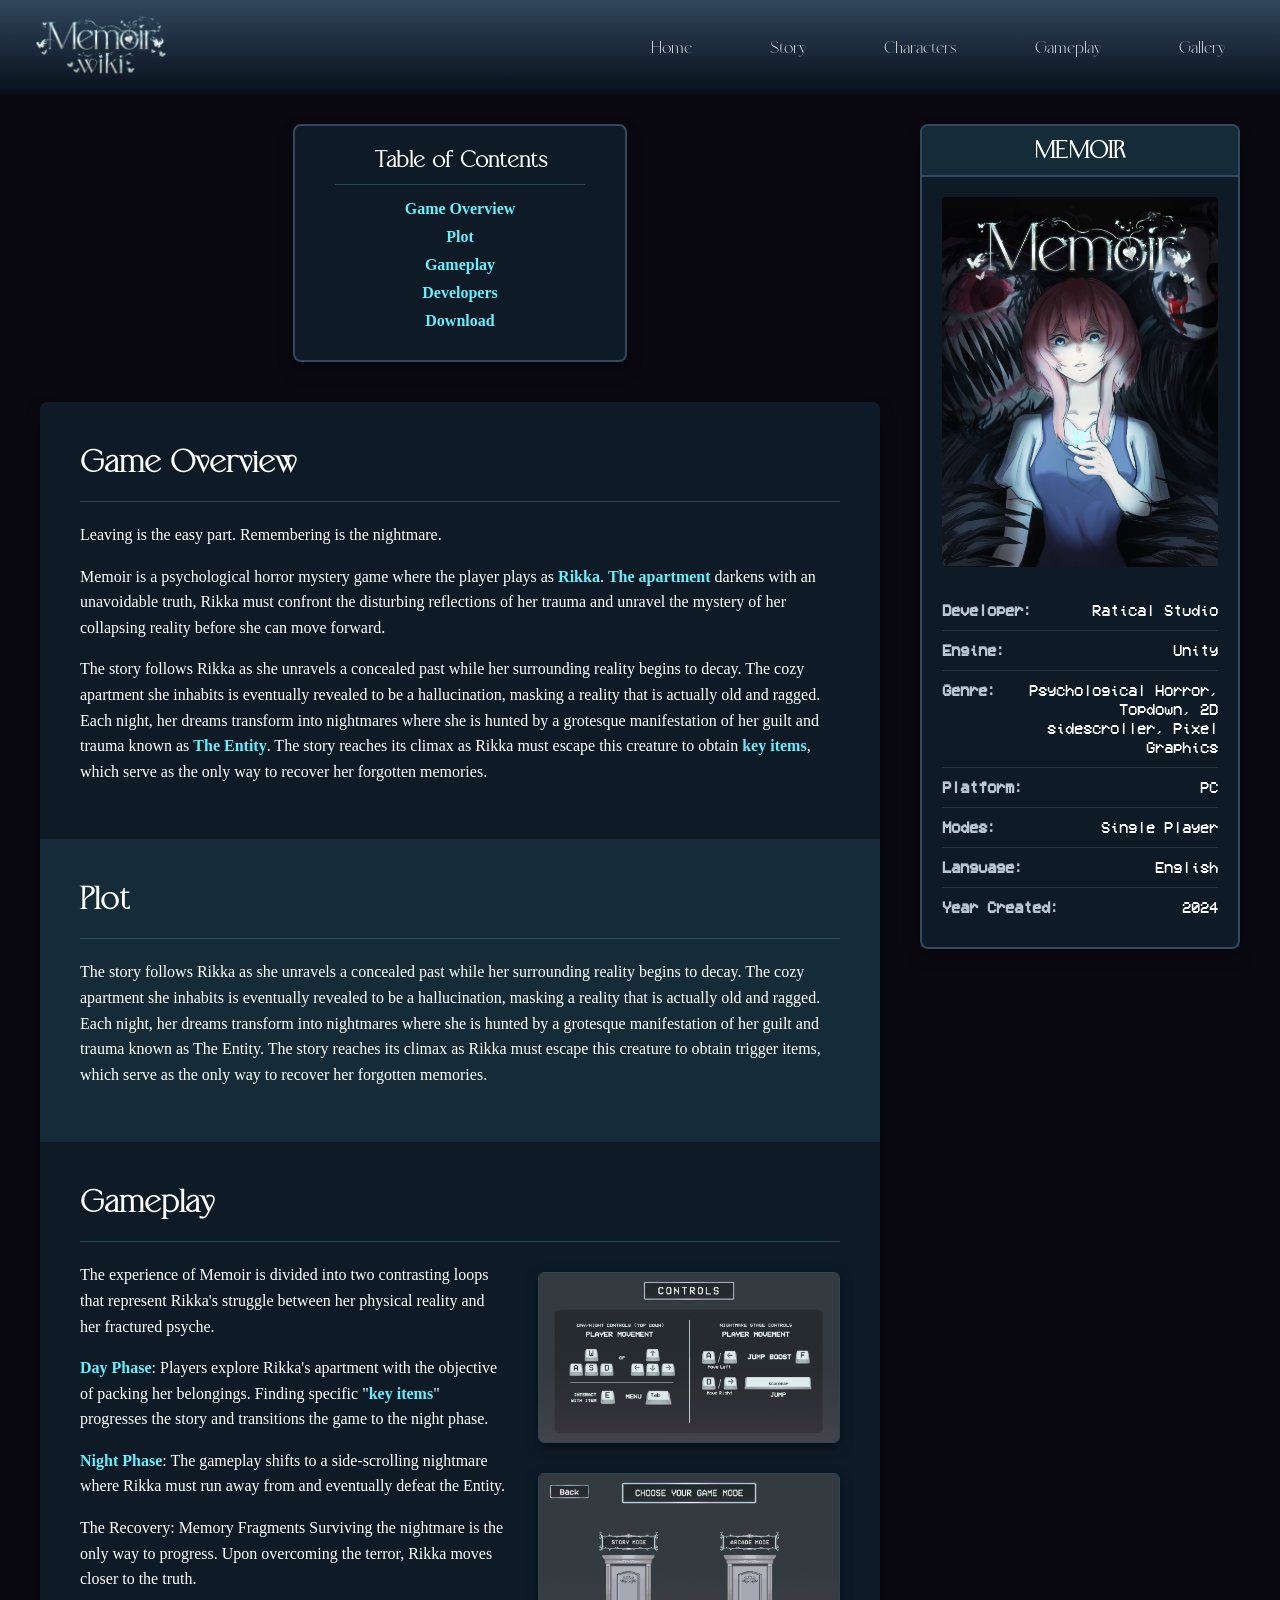
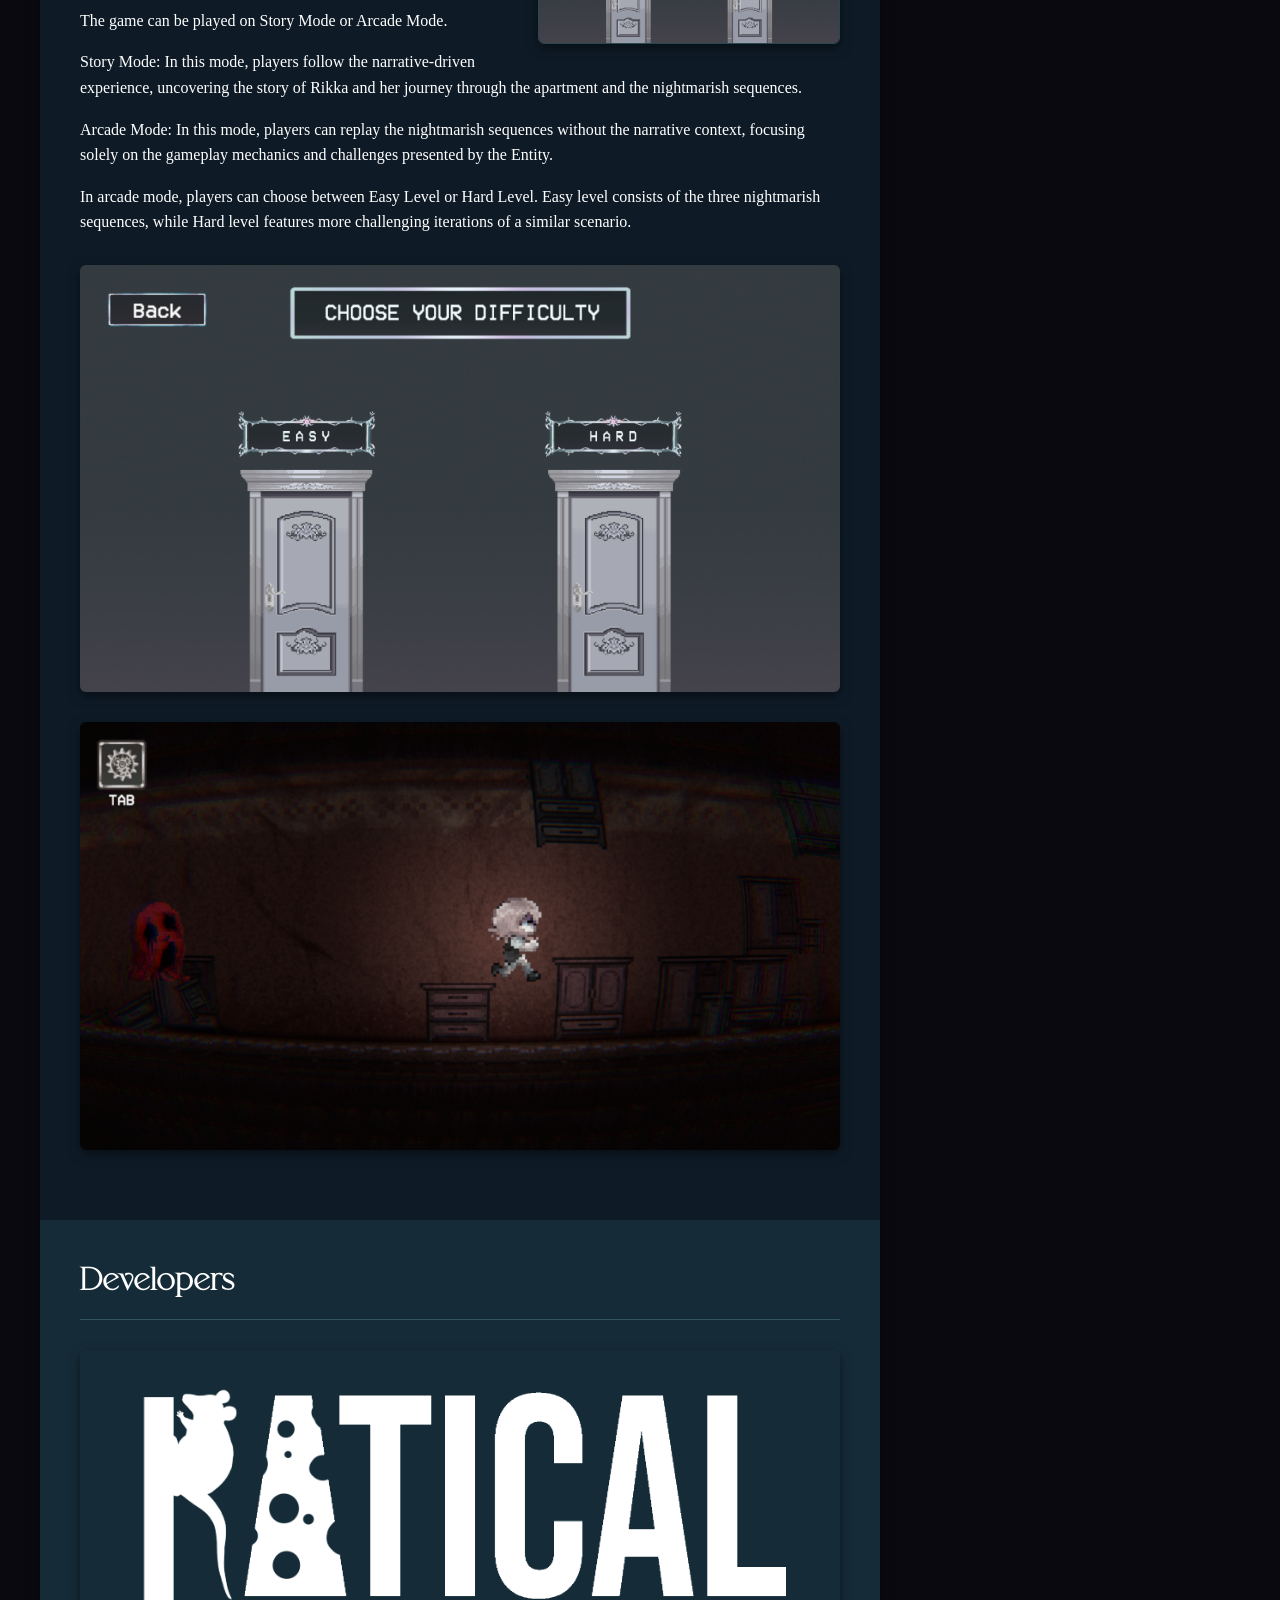
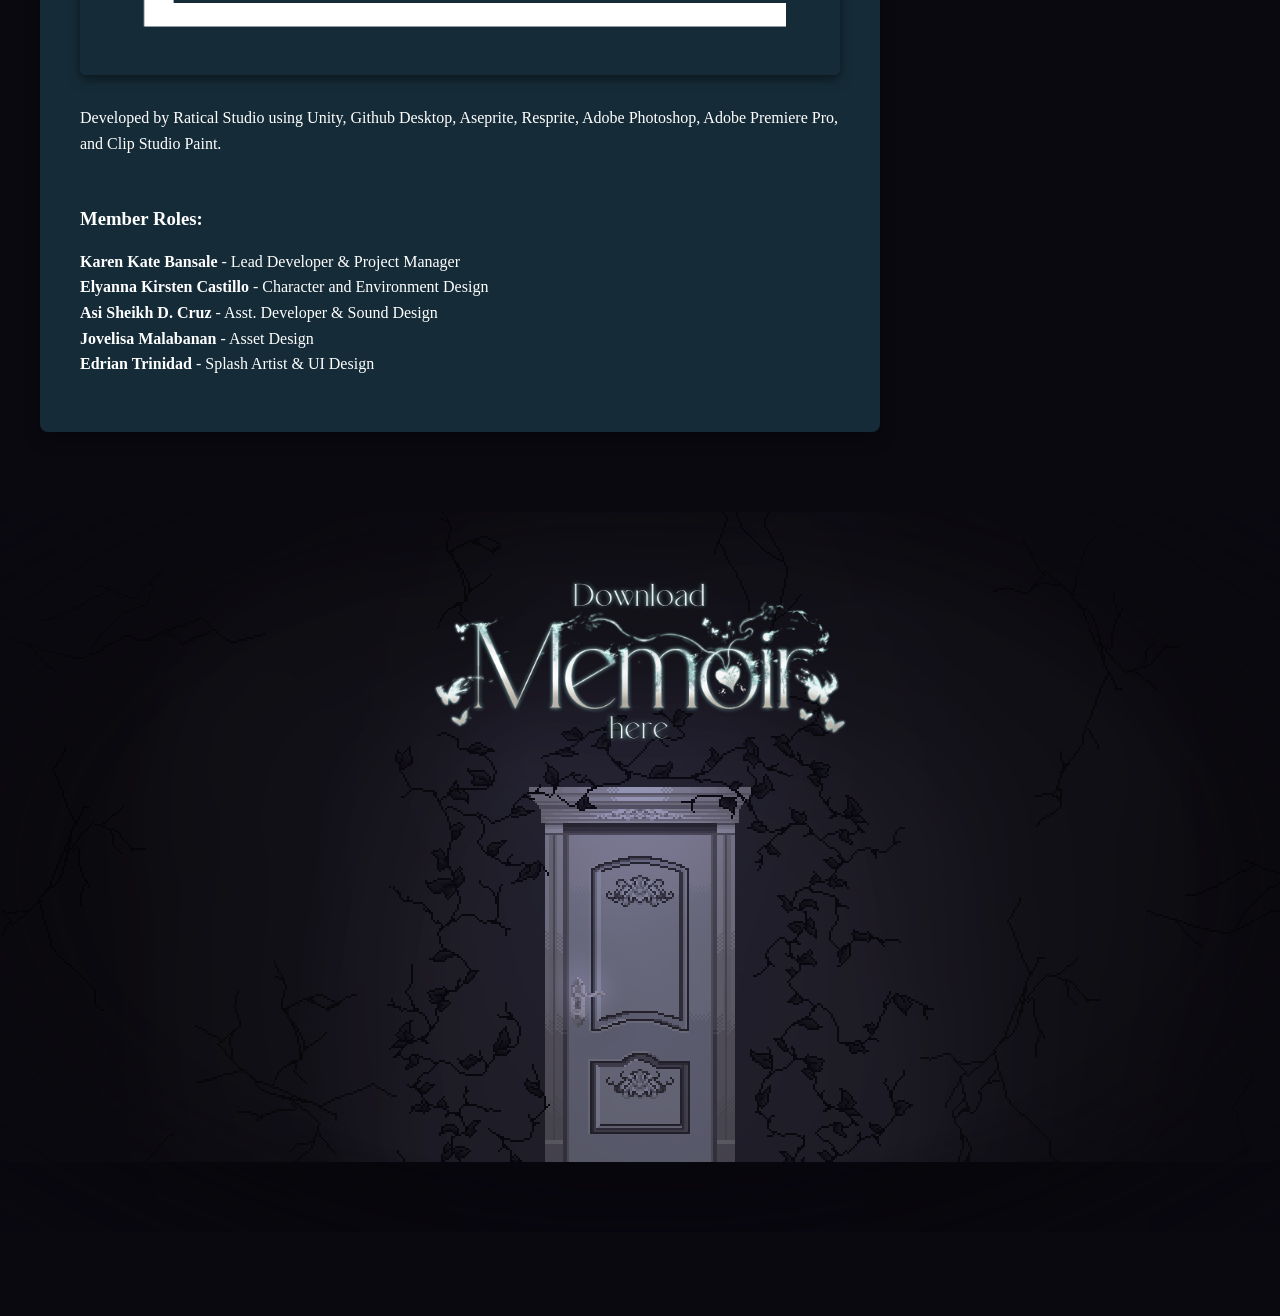
<file: index.html>
<!DOCTYPE html>
<html lang="en">

<head>
    <meta charset="UTF-8">
    <meta name="viewport" content="width=device-width, initial-scale=1.0">
    <title>Memoir Wiki</title>
    <link rel="icon" type="image/png" href="assets/images/MEMOIR_LOGO_WHITE.png">
    <link rel="stylesheet" href="assets/css/style.css">
    <script src="assets/js/script.js"></script>
</head>

<body>

    <div id="header-stuff"></div>

    <main class="site-main">
        
        <div class="main-body-wrapper">

            <article class="article-content-wrapper">
                <div class="toc-container">
                    <div class="toc-box">
                        <h3>Table of Contents</h3>
                        <ul>
                            <li><a href="#overview">Game Overview</a></li>
                            <li><a href="#plot">Plot</a></li>
                            <li><a href="#gameplay">Gameplay</a></li>
                            <li><a href="#developers">Developers</a></li>
                            <li><a href="#download">Download</a></li>
                    </div>
                </div>


                <div class="article-sections-container">
                    
                    <section id="overview" class="content-section">
                        <h2>Game Overview</h2>
                        <hr>
                        <p>Leaving is the easy part. Remembering is the nightmare.</p>
                        <p>Memoir is a psychological horror mystery game where the player plays as <a href="characters.html#rikka">Rikka</a>. <a href="gameplay.html#apartment">The apartment</a> darkens with an unavoidable truth, Rikka must confront the disturbing reflections of her trauma and unravel the mystery of her collapsing reality before she can move forward.</p>
                        <p>The story follows Rikka as she unravels a concealed past while her surrounding reality begins to decay. The cozy apartment she inhabits is eventually revealed to be a hallucination, masking a reality that is actually old and ragged. Each night, her dreams transform into nightmares where she is hunted by a grotesque manifestation of her guilt and trauma known as <a href="characters.html#entity">The Entity</a>. The story reaches its climax as Rikka must escape this creature to obtain <a href="gameplay.html#item">key items</a>, which serve as the only way to recover her forgotten memories.</p>
                    </section>

                    <section id="plot" class="content-section">
                        <h2>Plot</h2>
                        <hr>
                        <p>The story follows Rikka as she unravels a concealed past while her surrounding reality begins to decay. The cozy apartment she inhabits is eventually revealed to be a hallucination, masking a reality that is actually old and ragged. Each night, her dreams transform into nightmares where she is hunted by a grotesque manifestation of her guilt and trauma known as The Entity. The story reaches its climax as Rikka must escape this creature to obtain trigger items, which serve as the only way to recover her forgotten memories.</p>
                    </section>

                    <section id="gameplay" class="content-section">
                        <h2>Gameplay</h2>
                        <hr>
                        <img src="assets/images/Gallery/gamecontrols.png" alt="Game Controls" class="article-image-float">
                        <img src="assets/images/Gallery/gamemode_ss.png" alt="Gameplay Screenshot" class="article-image-float">
                        <p>The experience of Memoir is divided into two contrasting loops that represent Rikka's struggle between her physical reality and her fractured psyche.</p>

                        <p><a href="gameplay.html#daynight">Day Phase</a>: Players explore Rikka's apartment with the objective of packing her belongings. Finding specific "<a href="gameplay.html#item">key items</a>" progresses the story and transitions the game to the night phase.</p>

                        <p><a href="gameplay.html#daynight">Night Phase</a>: The gameplay shifts to a side-scrolling nightmare where Rikka must run away from and eventually defeat the Entity.</p>

                        <p>The Recovery: Memory Fragments
                        Surviving the nightmare is the only way to progress. Upon overcoming the terror, Rikka moves closer to the truth.</p>

                        <p>The game can be played on Story Mode or Arcade Mode.</p>

                        <p>Story Mode: In this mode, players follow the narrative-driven experience, uncovering the story of Rikka and her journey through the apartment and the nightmarish sequences.</p>

                        <p>Arcade Mode: In this mode, players can replay the nightmarish sequences without the narrative context, focusing solely on the gameplay mechanics and challenges presented by the Entity.</p>

                        <p>In arcade mode, players can choose between Easy Level or Hard Level. Easy level consists of the three nightmarish sequences, while Hard level features more challenging iterations of a similar scenario.</p>
                        <img src="assets/images/Gallery/arcade_ss.png" alt="Arcade Mode Screenshot" class="article-image-center">
                        <img src="assets/images/Gallery/hardarcade_ss.png" alt="Hard Arcade Mode Screenshot" class="article-image-center">

                        
                    </section>

                    <section id="developers" class="content-section">
                        <h2>Developers</h2>
                        <hr>
                        <img src="assets/images/raticalwhiteogo.png" alt="Ratical Studio Logo" class="article-image-center">
                        <p>Developed by Ratical Studio using Unity, Github Desktop, Aseprite, Resprite, Adobe Photoshop, Adobe Premiere Pro, and Clip Studio Paint.</p>
                        <br>
                        <h3>Member Roles:</h3>
                        <p>
                            <b>Karen Kate Bansale</b> - Lead Developer & Project Manager<br>
                            <b>Elyanna Kirsten Castillo</b> - Character and Environment Design<br>
                            <b>Asi Sheikh D. Cruz</b> - Asst. Developer & Sound Design<br>
                            <b>Jovelisa Malabanan</b> - Asset Design<br>
                            <b>Edrian Trinidad</b> - Splash Artist & UI Design<br> 
                        </p>
                    </section>

                </div>
            </article>
            <aside class="infobox-sidebar-wrapper">
                <div class="infobox">
                    <h2>MEMOIR</h2>
                    <img src="assets/images/posterMemoir.jpg" alt="Memoir Poster" class="infobox-image">
                    <ul>
                        <li><span class="info-key">Developer:</span> <span class="info-value">Ratical Studio</span></li>
                        <li><span class="info-key">Engine:</span> <span class="info-value">Unity</span></li>
                        <li><span class="info-key">Genre:</span> <span class="info-value">Psychological Horror, Topdown, 2D sidescroller, Pixel Graphics</span></li>
                        <li><span class="info-key">Platform:</span> <span class="info-value">PC</span></li>
                        <li><span class="info-key">Modes:</span> <span class="info-value">Single Player</span></li>
                        <li><span class="info-key">Language:</span> <span class="info-value">English</span></li>
                        <li><span class="info-key">Year Created:</span> <span class="info-value">2024</span></li>
                    </ul>
                </div>
            </aside>

        </div> <section id="download" class="download-section-moved">
            <div class="download-container">
                <a href="https://azeyashi.itch.io/memoir" target="_blank" class="door-link">
                    <img src="assets/images/memoir title2.png" alt="Memoir" class="title-image">
                    <img src="assets/images/memoir_door_close.png" alt="Download Memoir" class="door-image">
                    <img src="assets/images/memoir_door_open.png" alt="Download Memoir" class="door-image door-hover">
                </a>
            </div>
        </section>
    </main>
    <div id="lightbox-modal" class="lightbox">
        <span class="lightbox-close">&times;</span>
        
        <img class="lightbox-content" id="lightbox-img" style="display: none;">
        
        <video class="lightbox-content" id="lightbox-video" style="display: none;" playsinline></video>
    </div>
</body>
</html>
</file>
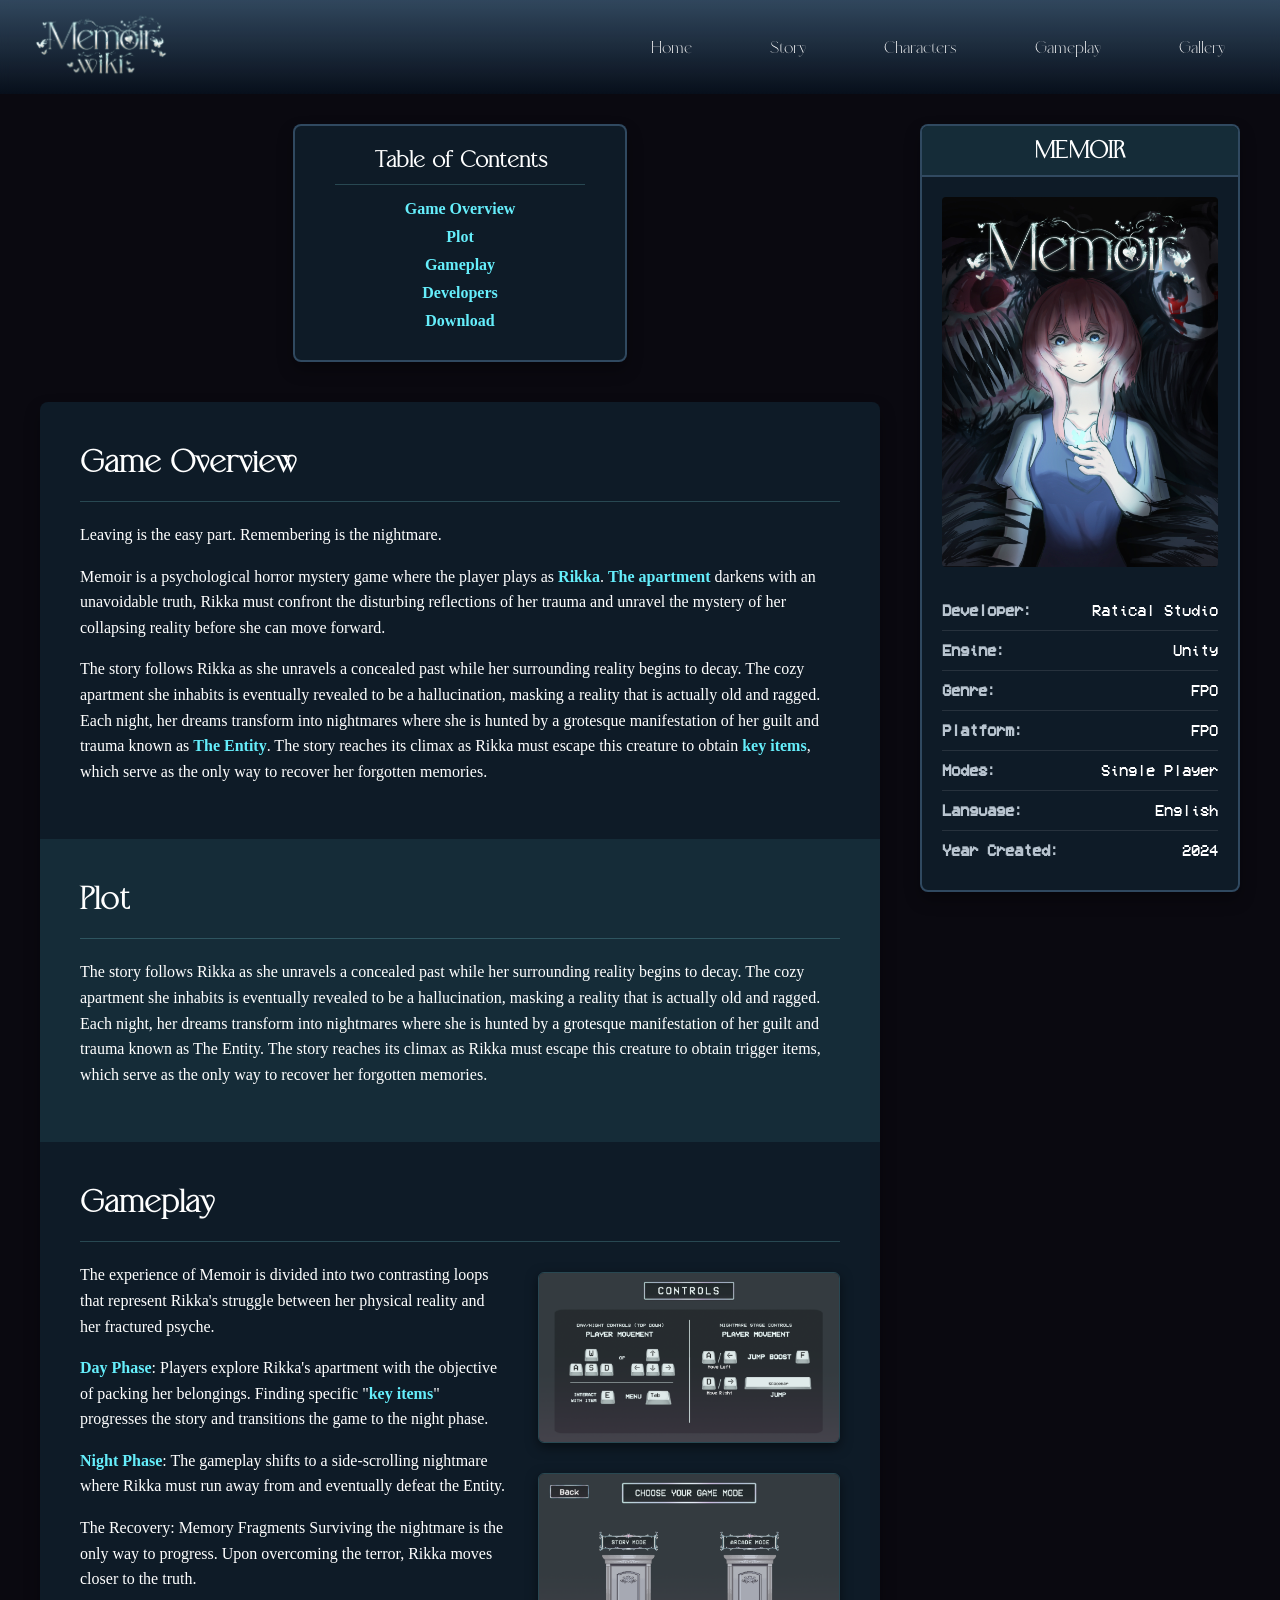
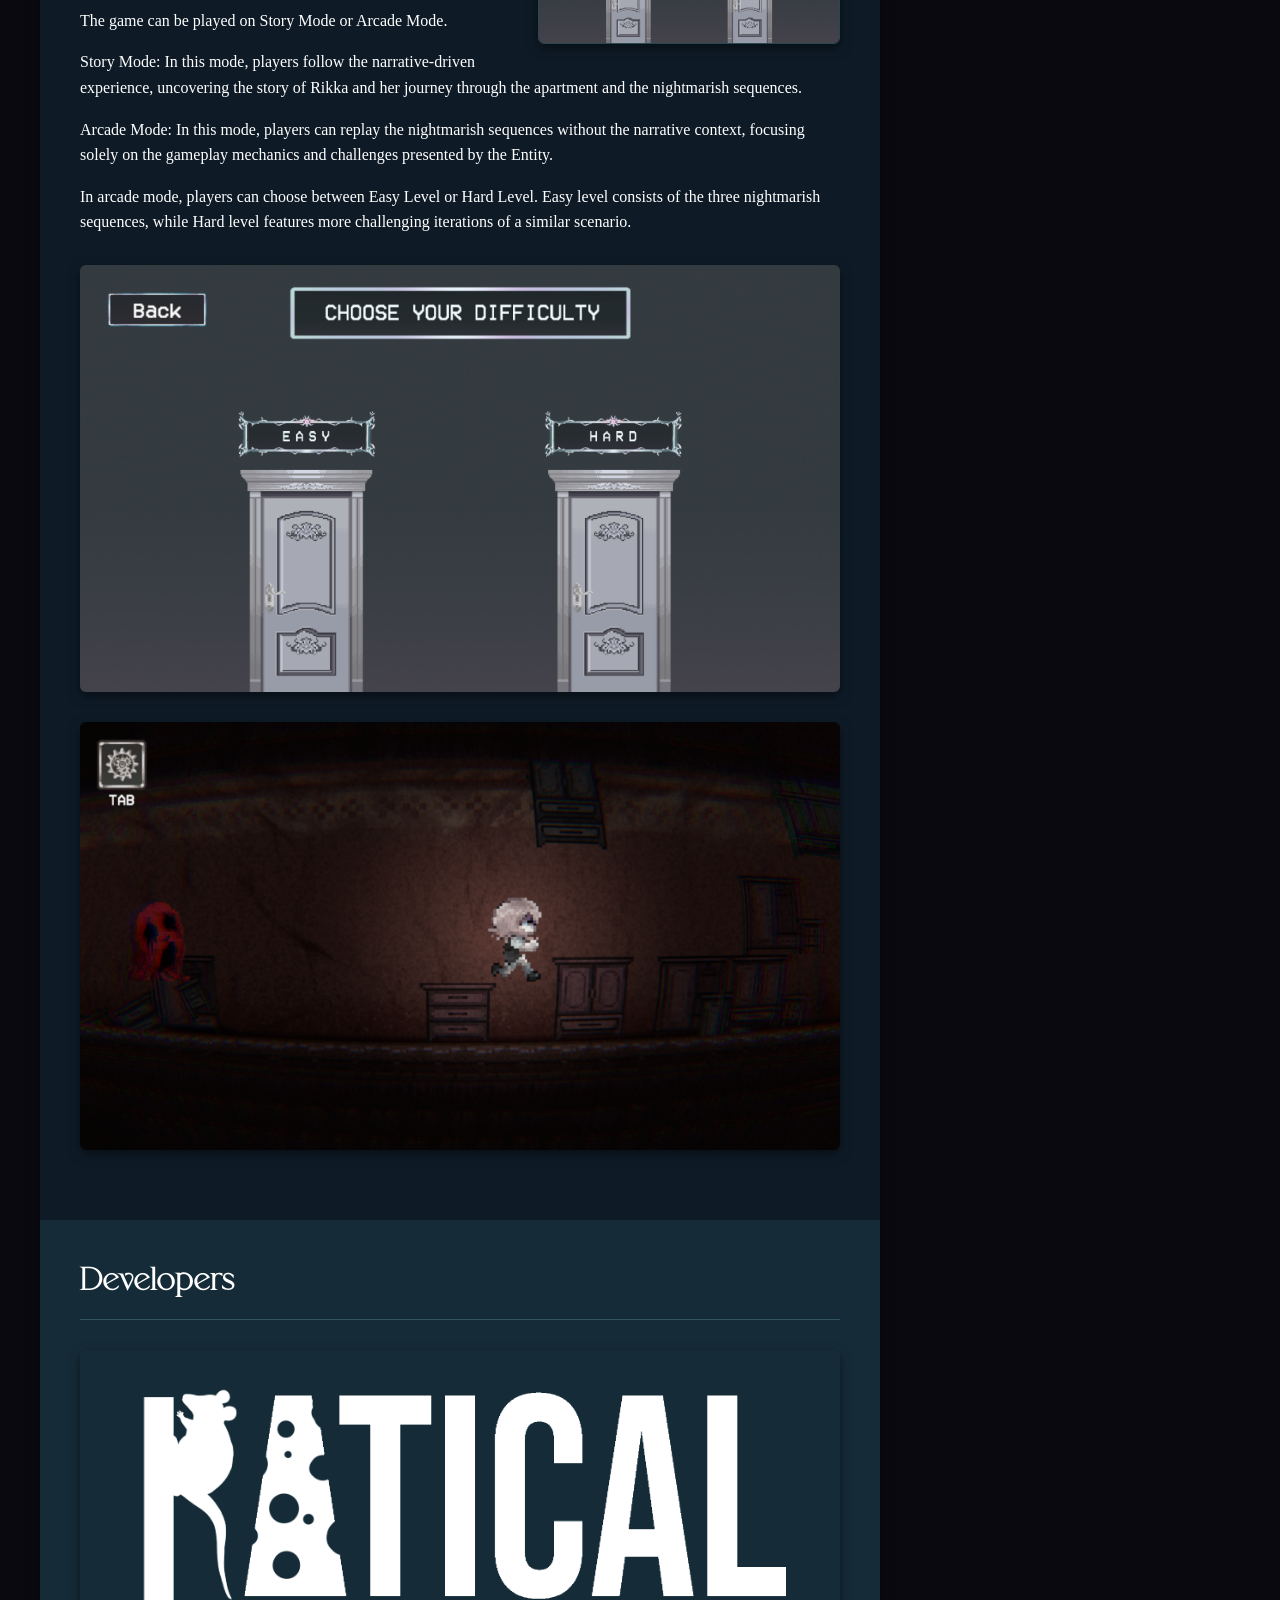
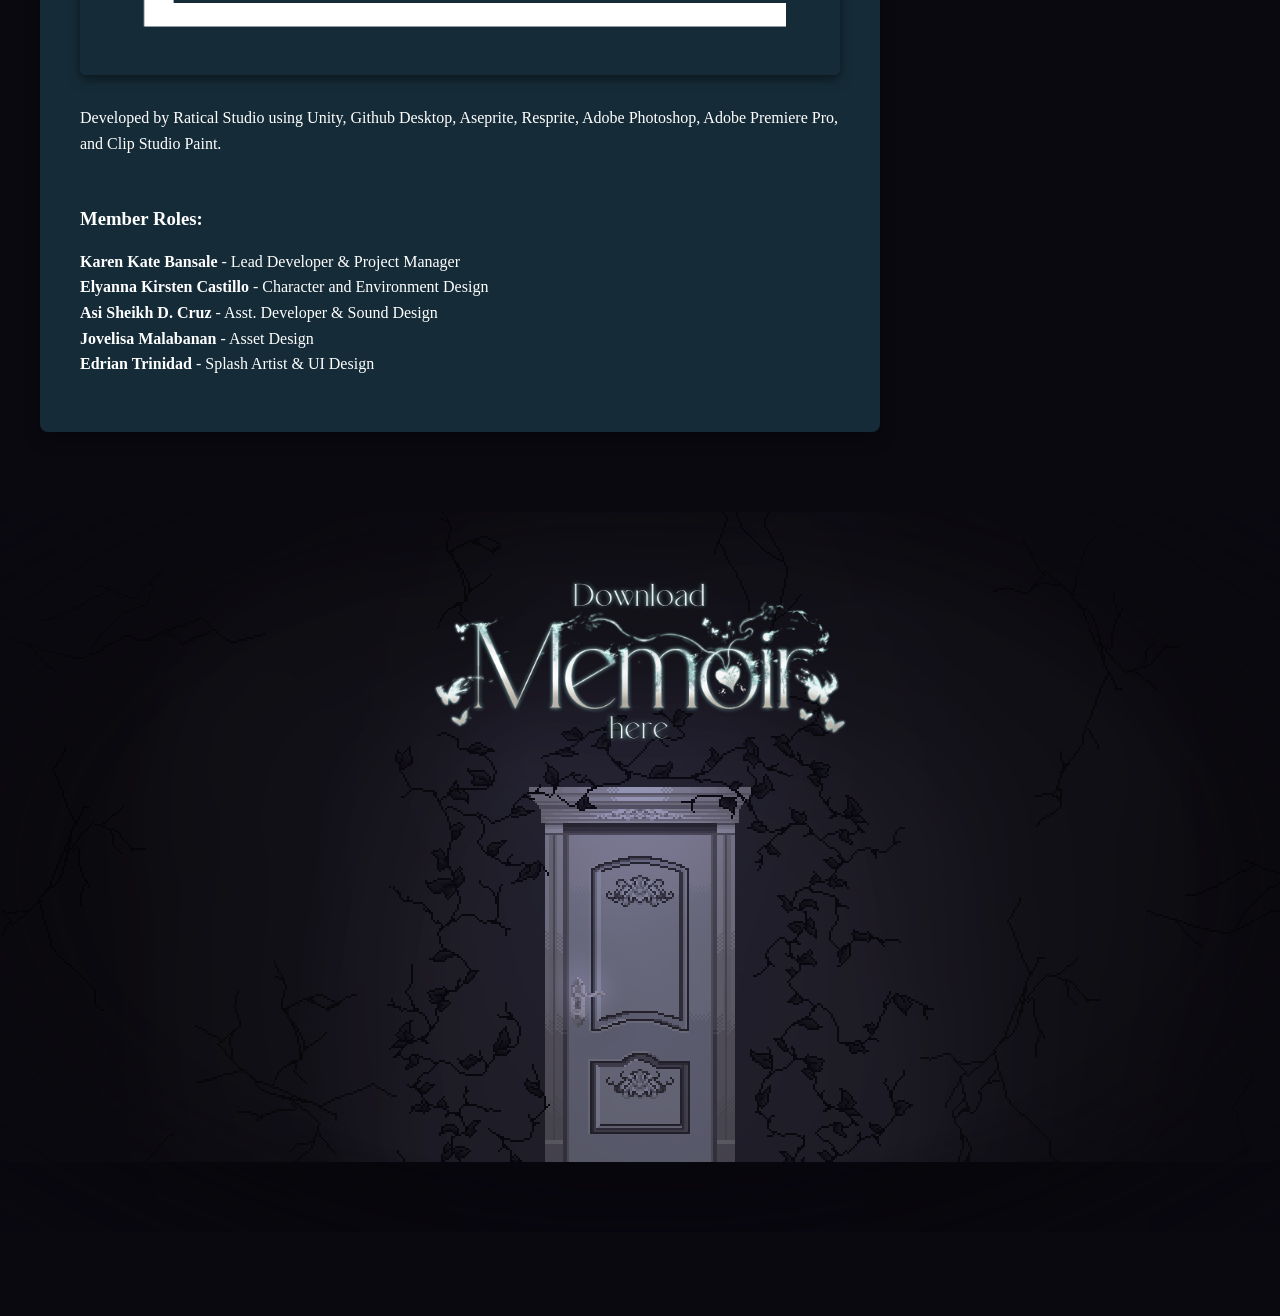
<file: memoir-wiki/index.html>
<!DOCTYPE html>
<html lang="en">

<head>
    <meta charset="UTF-8">
    <meta name="viewport" content="width=device-width, initial-scale=1.0">
    <title>Memoir Wiki</title>
    <link rel="icon" type="image/png" href="/assets/images/MEMOIR_LOGO_WHITE.png">
    
    <link rel="stylesheet" href="/assets/css/style.css">
    <script src="/assets/js/script.js"></script>
</head>

<body>

    <div id="header-stuff"></div>

    <main class="site-main">
        
        <div class="main-body-wrapper">

            <article class="article-content-wrapper">
                <div class="toc-container">
                    <div class="toc-box">
                        <h3>Table of Contents</h3>
                        <ul>
                            <li><a href="#overview">Game Overview</a></li>
                            <li><a href="#plot">Plot</a></li>
                            <li><a href="#gameplay">Gameplay</a></li>
                            <li><a href="#developers">Developers</a></li>
                            <li><a href="#download">Download</a></li>
                    </div>
                </div>


                <div class="article-sections-container">
                    
                    <section id="overview" class="content-section">
                        <h2>Game Overview</h2>
                        <hr>
                        <p>Leaving is the easy part. Remembering is the nightmare.</p>
                        <p>Memoir is a psychological horror mystery game where the player plays as <a href="characters.html#rikka">Rikka</a>. <a href="gameplay.html#apartment">The apartment</a> darkens with an unavoidable truth, Rikka must confront the disturbing reflections of her trauma and unravel the mystery of her collapsing reality before she can move forward.</p>
                        <p>The story follows Rikka as she unravels a concealed past while her surrounding reality begins to decay. The cozy apartment she inhabits is eventually revealed to be a hallucination, masking a reality that is actually old and ragged. Each night, her dreams transform into nightmares where she is hunted by a grotesque manifestation of her guilt and trauma known as <a href="characters.html#entity">The Entity</a>. The story reaches its climax as Rikka must escape this creature to obtain <a href="gameplay.html#item">key items</a>, which serve as the only way to recover her forgotten memories.</p>
                    </section>

                    <section id="plot" class="content-section">
                        <h2>Plot</h2>
                        <hr>
                        <p>The story follows Rikka as she unravels a concealed past while her surrounding reality begins to decay. The cozy apartment she inhabits is eventually revealed to be a hallucination, masking a reality that is actually old and ragged. Each night, her dreams transform into nightmares where she is hunted by a grotesque manifestation of her guilt and trauma known as The Entity. The story reaches its climax as Rikka must escape this creature to obtain trigger items, which serve as the only way to recover her forgotten memories.</p>
                    </section>

                    <section id="gameplay" class="content-section">
                        <h2>Gameplay</h2>
                        <hr>
                        <img src="/assets/images/Gallery/gamecontrols.png" alt="Game Controls" class="article-image-float">
                        <img src="/assets/images/Gallery/gamemode_ss.png" alt="Gameplay Screenshot" class="article-image-float">
                        <p>The experience of Memoir is divided into two contrasting loops that represent Rikka's struggle between her physical reality and her fractured psyche.</p>

                        <p><a href="gameplay.html#daynight">Day Phase</a>: Players explore Rikka's apartment with the objective of packing her belongings. Finding specific "<a href="gameplay.html#item">key items</a>" progresses the story and transitions the game to the night phase.</p>

                        <p><a href="gameplay.html#daynight">Night Phase</a>: The gameplay shifts to a side-scrolling nightmare where Rikka must run away from and eventually defeat the Entity.</p>

                        <p>The Recovery: Memory Fragments
                        Surviving the nightmare is the only way to progress. Upon overcoming the terror, Rikka moves closer to the truth.</p>

                        <p>The game can be played on Story Mode or Arcade Mode.</p>

                        <p>Story Mode: In this mode, players follow the narrative-driven experience, uncovering the story of Rikka and her journey through the apartment and the nightmarish sequences.</p>

                        <p>Arcade Mode: In this mode, players can replay the nightmarish sequences without the narrative context, focusing solely on the gameplay mechanics and challenges presented by the Entity.</p>

                        <p>In arcade mode, players can choose between Easy Level or Hard Level. Easy level consists of the three nightmarish sequences, while Hard level features more challenging iterations of a similar scenario.</p>
                        <img src="/assets/images/Gallery/arcade_ss.png" alt="Arcade Mode Screenshot" class="article-image-center">
                        <img src="/assets/images/Gallery/hardarcade_ss.png" alt="Hard Arcade Mode Screenshot" class="article-image-center">

                        
                    </section>

                    <section id="developers" class="content-section">
                        <h2>Developers</h2>
                        <hr>
                        <img src="assets/images/raticalwhiteogo.png" alt="Ratical Studio Logo" class="article-image-center">
                        <p>Developed by Ratical Studio using Unity, Github Desktop, Aseprite, Resprite, Adobe Photoshop, Adobe Premiere Pro, and Clip Studio Paint.</p>
                        <br>
                        <h3>Member Roles:</h3>
                        <p>
                            <b>Karen Kate Bansale</b> - Lead Developer & Project Manager<br>
                            <b>Elyanna Kirsten Castillo</b> - Character and Environment Design<br>
                            <b>Asi Sheikh D. Cruz</b> - Asst. Developer & Sound Design<br>
                            <b>Jovelisa Malabanan</b> - Asset Design<br>
                            <b>Edrian Trinidad</b> - Splash Artist & UI Design<br> 
                        </p>
                    </section>

                </div>
            </article>
            <aside class="infobox-sidebar-wrapper">
                <div class="infobox">
                    <h2>MEMOIR</h2>
                    <img src="/assets/images/posterMemoir.jpg" alt="Memoir Poster" class="infobox-image">
                    <ul>
                        <li><span class="info-key">Developer:</span> <span class="info-value">Ratical Studio</span></li>
                        <li><span class="info-key">Engine:</span> <span class="info-value">Unity</span></li>
                        <li><span class="info-key">Genre:</span> <span class="info-value">FPO</span></li>
                        <li><span class="info-key">Platform:</span> <span class="info-value">FPO</span></li>
                        <li><span class="info-key">Modes:</span> <span class="info-value">Single Player</span></li>
                        <li><span class="info-key">Language:</span> <span class="info-value">English</span></li>
                        <li><span class="info-key">Year Created:</span> <span class="info-value">2024</span></li>
                    </ul>
                </div>
            </aside>

        </div> <section id="download" class="download-section-moved">
            <div class="download-container">
                <a href="https://azeyashi.itch.io/memoir" target="_blank" class="door-link">
                    <img src="/assets/images/memoir title2.png" alt="Memoir" class="title-image">
                    <img src="/assets/images/memoir_door_close.png" alt="Download Memoir" class="door-image">
                    <img src="/assets/images/memoir_door_open.png" alt="Download Memoir" class="door-image door-hover">
                </a>
            </div>
        </section>
    </main>
    <div id="lightbox-modal" class="lightbox">
        <span class="lightbox-close">&times;</span>
        
        <img class="lightbox-content" id="lightbox-img" style="display: none;">
        
        <video class="lightbox-content" id="lightbox-video" style="display: none;" playsinline></video>
    </div>
</body>
</html>
</file>
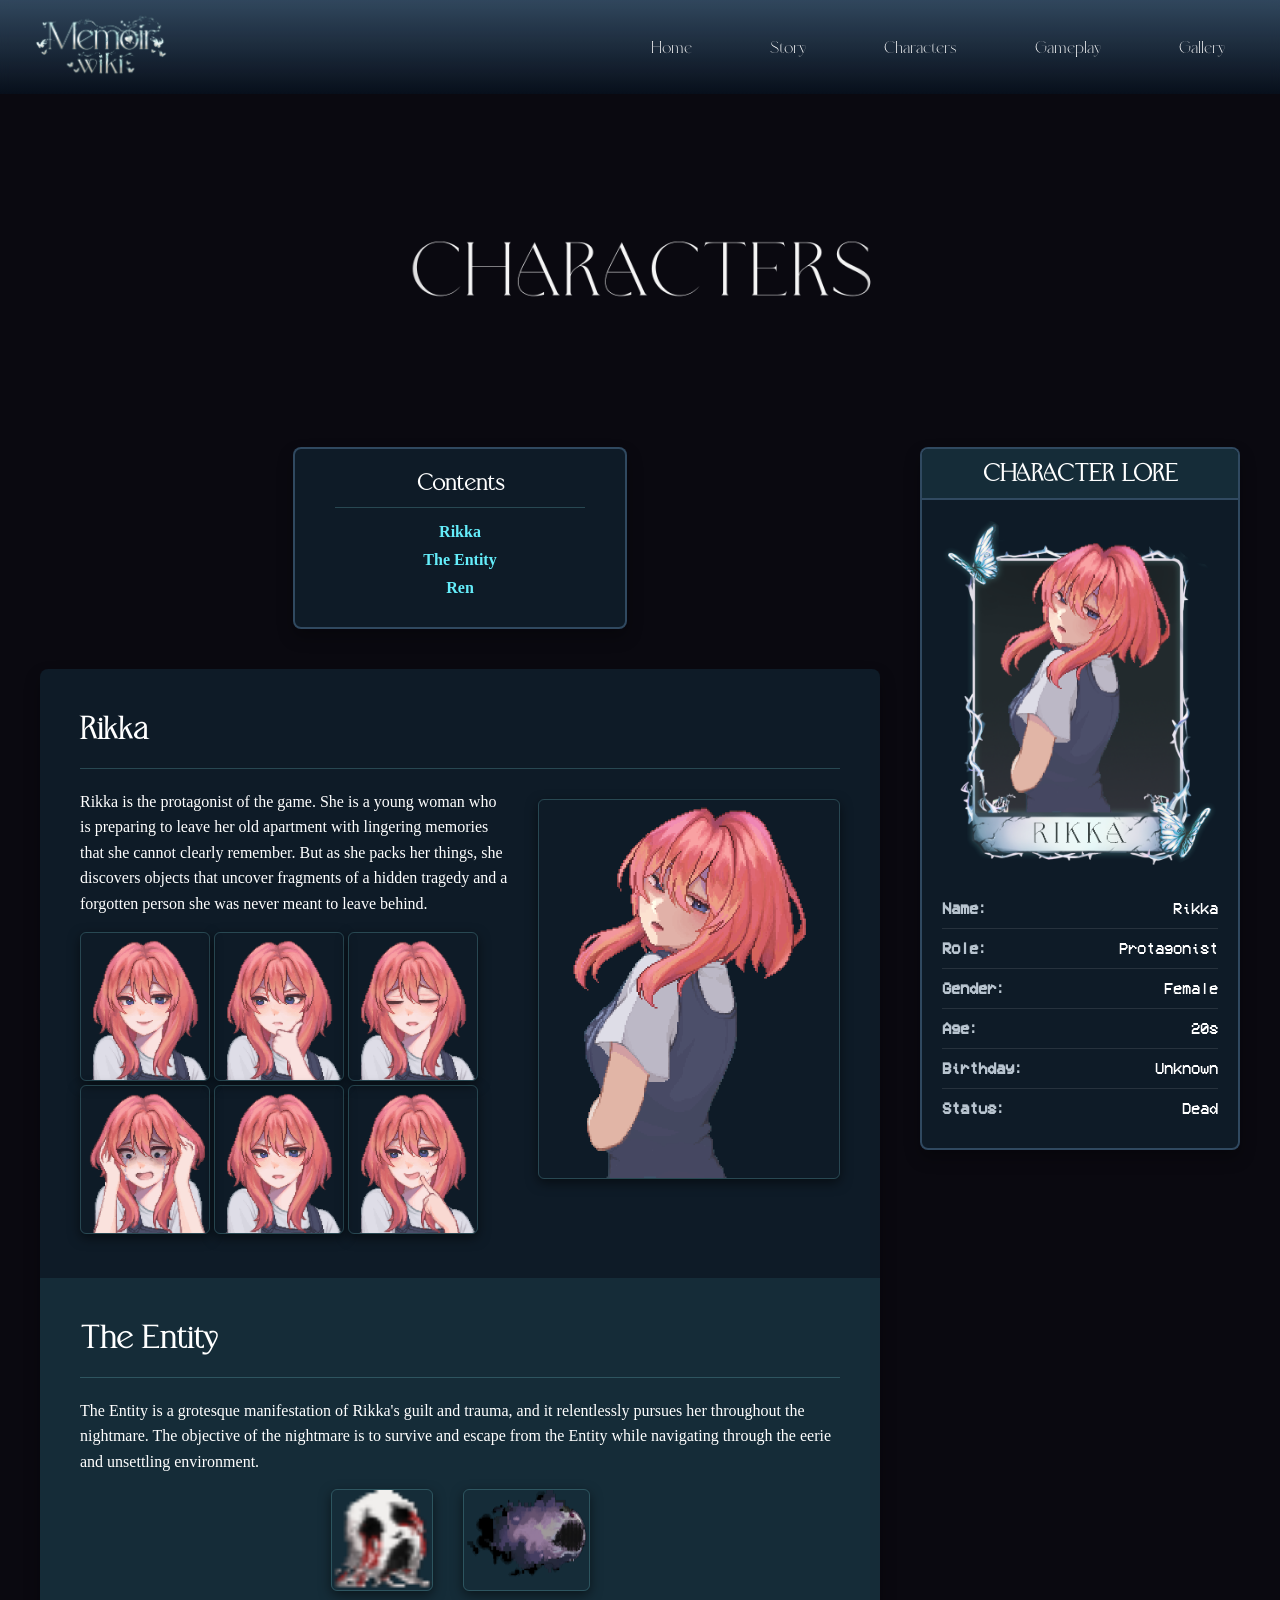
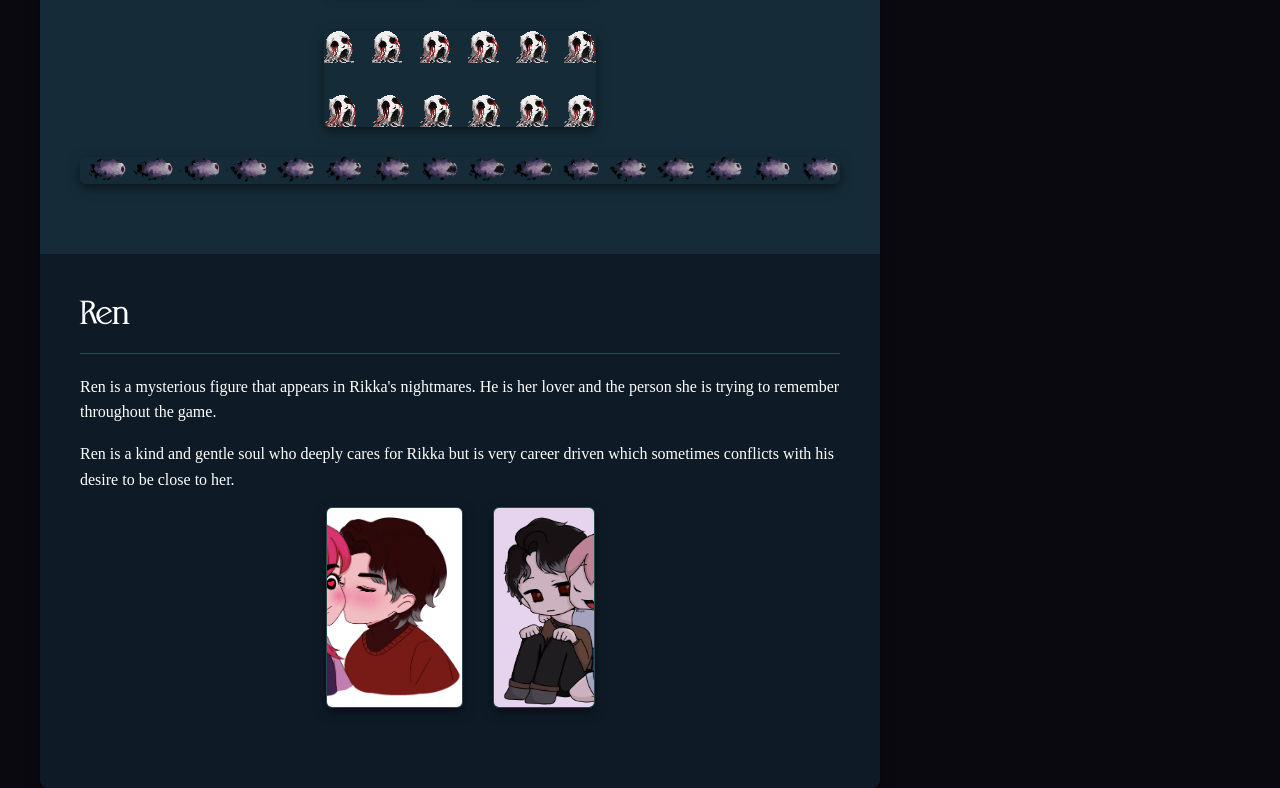
<file: characters.html>
<!DOCTYPE html>
<html lang="en">

<head>
    <meta charset="UTF-8">
    <meta name="viewport" content="width=device-width, initial-scale=1.0">
    <title>Memoir Wiki</title>
    <link rel="icon" type="image/png" href="assets/images/MEMOIR_LOGO_WHITE.png">
    <link rel="stylesheet" href="assets/css/style.css">
    <script src="assets/js/script.js"></script>
</head>



<body>
<div id="header-stuff"></div>

<main class="site-main">
    <div class="page-banner-container">
        <img src="assets/images/characters.png" alt="Characters Title Banner" class="page-banner-image">
    </div>

    <div class="main-body-wrapper">

        <article class="article-content-wrapper">

            <div class="toc-container">
                <div class="toc-box">
                    <h3>Contents</h3>
                    <ul>
                        <li><a href="#rikka">Rikka</a></li>
                        <li><a href="#entity">The Entity</a></li>
                        <li><a href="#ren">Ren</a></li>
                    </ul>
                </div>
            </div>

            <div class="article-sections-container">

                <section id="rikka" class="content-section">
                    <h2>Rikka</h2>
                    <hr>
                    <img src="assets/images/Gallery/Rikka_Art.PNG" alt="Rikka Portrait" class="article-image-float">
                    <p>Rikka is the protagonist of the game. She is a young woman who is preparing to leave her old apartment with lingering memories that she cannot clearly remember. But as she packs her things, she discovers objects that uncover fragments of a hidden tragedy and a forgotten person she was never meant to leave behind.</p>
                    
                        <img height="147" width="128" src="assets/images/Gallery/Smile.png" alt="Rikka Expression 1" class="row-item">
                        <img height="147" width="128" src="assets/images/Gallery/Thinking_2.png" alt="Rikka Expression 2" class="row-item">
                        <img height="147" width="128" src="assets/images/Gallery/Tired.png" alt="Rikka Expression 3" class="row-item">
                        <img height="147" width="128" src="assets/images/Gallery/Fear_3.png" alt="Rikka Expression 4" class="row-item">
                        <img height="147" width="128" src="assets/images/Gallery/Disdain_2.png" alt="Rikka Expression 5" class="row-item">
                        <img height="147" width="128" src="assets/images/Gallery/Shy_Uneasy_1.png" alt="Rikka Expression 6" class="row-item">
                </section>

                <section id="entity" class="content-section">
                    <h2>The Entity</h2>
                    <hr>
                    <p>The Entity is a grotesque manifestation of Rikka's guilt and trauma, and it relentlessly pursues her throughout the nightmare. The objective of the nightmare is to survive and escape from the Entity while navigating through the eerie and unsettling environment.</p>

                    <div class="media-row">
                    <img height="100" width="100" src="assets/images/Gallery/Entity1.png" alt="The Entity Art" class="row-item">
                    <img src="assets/images/Gallery/Entity2.png" alt="The Entity Art 2" class="row-item">
                    </div>
                    <img src="assets/images/Gallery/EntitySprite1.png" alt="The Entity Art 3" class="article-image-center">
                    <img src="assets/images/Gallery/EyeEntity1.png" alt="The Entity Art 4" class="article-image-center">
                </section>

                <section id="ren" class="content-section">
                    <h2>Ren</h2>
                    <hr>
                    <p>Ren is a mysterious figure that appears in Rikka's nightmares. He is her lover and the person she is trying to remember throughout the game.</p>

                    <p>Ren is a kind and gentle soul who deeply cares for Rikka but is very career driven which sometimes conflicts with his desire to be close to her.</p>

                    <div class="media-row">
                    <img height="135" width="135" src="assets/images/Gallery/Ren1.png" alt="Ren Sprite" class="row-item">
                    <img height="100" width="100" src="assets/images/Gallery/Ren.png" alt="Ren Art" class="row-item">
                    </div>
                </section>

            </div>
        </article>

        <aside class="infobox-sidebar-wrapper">
            <div class="infobox">
                <h2>CHARACTER LORE</h2>
                <img src="assets/images/Gallery/Rikka_portrait.png" alt="Characters Banner" class="infobox-image">
                <ul>
                    <li><span class="info-key">Name:</span> <span class="info-value">Rikka</span></li>
                    <li><span class="info-key">Role:</span> <span class="info-value">Protagonist</span></li>
                    <li><span class="info-key">Gender:</span> <span class="info-value">Female</span></li>
                    <li><span class="info-key">Age:</span> <span class="info-value">20s</span></li>
                    <li><span class="info-key">Birthday:</span> <span class="info-value">Unknown</span></li>
                    <li><span class="info-key">Status:</span> <span class="info-value">Dead</span></li>
                </ul>
            </div>
        </aside>
    </div>
</main>
<div id="lightbox-modal" class="lightbox">
        <span class="lightbox-close">&times;</span>
        
        <img class="lightbox-content" id="lightbox-img" style="display: none;">
        
        <video class="lightbox-content" id="lightbox-video" style="display: none;" playsinline></video>
    </div>
</body>
</html>
</file>
<file: assets/css/style.css>
html {
    scroll-behavior: smooth;
    scroll-padding-top: 200px;
}

/* #region Memoir Fonts */
@font-face {
    font-family: 'MemoirFont'; 
    
    src: url('../font/VCR_OSD_MONO.ttf') format('truetype'); 
    
    font-weight: normal;

}

@font-face {
    font-family: 'HeadingMemoirFont'; 
    
    src: url('../font/NTSEAWAVE.otf') format('opentype'); 
    
    font-weight: normal;
    font-style: normal;

}
/* #endregion */

.mobile-icon {
    display: none;
    color: white;
    font-size: 28px;
    text-decoration: none;
}

.site-header {
    position: fixed;
    top: 0;
    width: 100%;
    z-index: 100;
    background: linear-gradient(to bottom, rgba(53, 78, 102, 0.9), rgba(7, 20, 35, 0.6));
    backdrop-filter: blur(6px);
    transition: padding 0.3s ease, background 0.3s ease;
}

.nav {
    display: flex;
    justify-content: space-between;
    align-items: center;
    padding: 5px 30px;
}

.logo {
    height: 80px;
}

.nav-links a {
    margin-left: 24px;
    font-family: 'HeadingMemoirFont', 'Georgia', serif;
    font-style: bold;
    text-decoration: none;
    color: white;
    padding: 15px 25px;
    line-height: 25px;
    border-radius: 4px;
}

.nav-links a:hover {
    text-decoration: none;
    color: rgb(184, 196, 207);
    background: linear-gradient(to bottom, rgba(147, 250, 355, 0.6), rgba(50, 75, 100, 0.6));
}

body {
    margin: 0;
    padding-top: 84px;
    background-color: rgb(10, 9, 16);
    background-position: center;
    background-repeat: no-repeat;
    font-family: 'Georgia', serif;
}

/* #region Page banner */
.page-banner-container {
    display: flex;
    justify-content: center;
    margin-bottom: 40px;
    width: 100%;
}

.page-banner-image {
    width: 100%;
    max-width: 500px;
    height: auto;
    
    mask-image: radial-gradient(ellipse at center, black 60%, transparent 100%) ;
    -webkit-mask-image: radial-gradient(ellipse at center, black 60%, transparent 100%);
}

/* #region Main Wiki Layout (NEW) */
.site-main {
    padding-top: 40px; 
}

.main-body-wrapper {
    display: flex;
    justify-content: center;
    max-width: 1200px;
    margin: 0 auto; 
    padding: 0 20px;
    gap: 40px;
    align-items: flex-start;
}

.article-image-center {
    display: block;
    margin: 30px auto;
    max-width: 100%;
    height: auto;
    border-radius: 6px;
    box-shadow: 0px 4px 12px rgba(0,0,0,0.5);
}

.article-image-float {
    float: right;
    clear: right;
    max-width: 300px; 
    height: auto;
    margin: 10px 0 20px 30px; 
    border-radius: 6px;
    box-shadow: 0px 4px 12px rgba(0,0,0,0.5);
    border: 1px solid rgba(147, 250, 355, 0.2); 
}

.media-row {
    display: flex;
    gap: 30px;
    flex-wrap: wrap;
    justify-content: center;
    margin-top: 15px;
    margin-bottom: 40px;
}

.row-item {
    max-width: 300px;
    height: auto;
    border-radius: 6px;
    box-shadow: 0px 4px 12px rgba(0,0,0,0.5);
    border: 1px solid rgba(147, 250, 355, 0.2); 
}

/* --- Dialogue & Quotes --- */
.game-dialogue {
    background-color: rgba(7, 20, 35, 0.6);
    border-left: 4px solid rgb(184, 196, 207);
    margin: 25px 0;
    padding: 20px 25px;
    border-radius: 0 8px 8px 0;
    box-shadow: inset 0px 0px 10px rgba(0,0,0,0.5);

    display: flow-root
}

.game-dialogue p {
    font-size: 1.1rem;
    font-style: italic;
    margin-bottom: 10px;
    font-family: 'MemoirFont', 'Georgia', serif;
}

.game-dialogue cite {
    display: block;
    text-align: right;
    font-weight: bold;
    color: rgb(184, 196, 207);
    font-size: 0.95rem;
    font-style: normal;
    font-family: 'MemoirFont', 'Georgia', serif;
}

.char-name {
    font-style: normal;
    font-weight: bold;
    color: rgb(184, 196, 207); 
    margin-right: 5px;
    font-family: 'MemoirFont', 'Georgia', serif;
}

/* --- LContent --- */
.article-content-wrapper {
    flex: 1;
}

.article-sections-container {
    border-radius: 8px;
    overflow: hidden;
    box-shadow: 0px 8px 16px rgba(0,0,0,0.3);
}

.content-section {
    padding: 40px;
    background-color: #0e1b27;
    color: white;
    scroll-margin-top: 120px;
    display: flow-root;
}

.article-sections-container .content-section:nth-child(even) {
    background-color: #152c38;
}

.content-section h2 {
    margin-top: 0;
    margin-bottom: 20px;
    font-size: 2rem;
    color: rgb(255, 255, 255);
    font-family: 'HeadingMemoirFont', 'Georgia', serif;
}

.content-section p {
    line-height: 1.6;
    margin-bottom: 15px;
    font-family: 'Georgia', serif;
}

.content-section hr {
    border: none;
    border-top: 1px solid rgba(147, 250, 355, 0.2);
    margin-bottom: 20px;
}

.content-section a {
    color: rgb(101, 238, 251);
    text-decoration: none;
    font-weight: bold;
    transition: color 0.3s ease;
}

.content-section a:hover {
    color: white;
    text-decoration: underline;
}

/* --- Infobox --- */
.infobox-sidebar-wrapper {
    width: 320px;
    flex-shrink: 0;
}

.infobox {
    background-color: #0e1b27;
    border: 2px solid rgba(53, 78, 102, 0.9);
    border-radius: 8px;
    padding: 20px;
    color: white;
    box-shadow: 0px 8px 16px rgba(0,0,0,0.3);
}

.infobox h2 {
    text-align: center;
    background-color: #152c38;
    padding: 10px;
    margin: -20px -20px 20px -20px;
    border-top-left-radius: 6px;
    border-top-right-radius: 6px;
    border-bottom: 2px solid rgba(53, 78, 102, 0.9);
    font-family: 'HeadingMemoirFont', 'Georgia', serif;
}

.infobox-image {
    width: 100%;
    height: auto;
    border-radius: 4px;
    margin-bottom: 20px;
}

.infobox ul {
    list-style: none;
    padding: 0;
    margin: 0;
}

.infobox li {
    display: flex;
    justify-content: space-between;
    padding: 10px 0;
    border-bottom: 1px solid rgba(255,255,255,0.1);
}

.infobox li:last-child {
    border-bottom: none;
}

.info-key {
    font-weight: bold;
    color: rgb(184, 196, 207);
    font-family: 'MemoirFont', 'Georgia', serif;
}

.info-value {
    text-align: right;
    font-family: 'MemoirFont', 'Georgia', serif;
}

/* --- Table of Contentsss --- */
.toc-container {
    display: flex;
    justify-content: center;
    margin-bottom: 40px;
}

.toc-box {
    background-color: #0e1b27;
    border: 2px solid rgba(53, 78, 102, 0.9);
    border-radius: 8px;
    padding: 20px 40px;
    box-shadow: 0px 8px 16px rgba(0,0,0,0.3);
    min-width: 250px;
}

.toc-box h3 {
    margin-top: 0;
    text-align: center;
    color: white;
    border-bottom: 1px solid rgba(147, 250, 355, 0.2);
    padding-bottom: 10px;
    margin-bottom: 15px;
    font-size: 1.4rem;
    font-family: 'HeadingMemoirFont', 'Georgia', serif;
}

.toc-box ul {
    list-style: none;
    padding: 0;
    margin: 0;
}

.toc-box li {
    margin-bottom: 10px;
    text-align: center;
}

.toc-box a {
    color: rgb(101, 238, 251);
    text-decoration: none;
    font-weight: bold;
    transition: color 0.3s ease;
}

.toc-box a:hover {
    color: white;
    text-decoration: underline;
}

/* --- Gallery ---*/
.gallery-grid {
    display: grid;
    grid-template-columns: repeat(auto-fit, minmax(250px, 1fr)); 
    gap: 20px;
    margin-top: 20px;
    margin-bottom: 40px;
}

.gallery-image {
    width: 100%;
    height: 100%;
    object-fit: cover;
    border-radius: 8px;
    box-shadow: 0px 4px 12px rgba(0,0,0,0.5);
    border: 1px solid rgba(147, 250, 355, 0.2);
    transition: transform 0.3s ease, box-shadow 0.3s ease;
    cursor: pointer;
}

.gallery-image:hover {
    transform: scale(1.05);
    box-shadow: 0px 8px 20px rgba(147, 250, 355, 0.4);
    z-index: 10;
}
/* #endregion */


/* #region Lightbox */
.article-image-float,
.article-image-center,
.infobox-image,
.gallery-image,
.row-item {
    cursor: zoom-in;
}

.lightbox {
    display: none;
    position: fixed;
    z-index: 1000;
    left: 0;
    top: 0;
    width: 100%; 
    height: 100%; 
    background-color: rgba(7, 20, 35, 0.95);
    backdrop-filter: blur(8px);
}

.lightbox-content {
    margin: auto;
    display: block;
    max-width: 90%;
    max-height: 85vh;
    margin-top: 50px;
    border-radius: 8px;
    box-shadow: 0px 0px 25px rgba(147, 250, 355, 0.3);
    animation: zoomIn 0.3s ease;
}

.lightbox-close {
    position: absolute;
    top: 20px;
    right: 40px;
    color: white;
    font-size: 50px;
    font-weight: bold;
    cursor: pointer;
    transition: color 0.3s ease;
}

.lightbox-close:hover {
    color: rgb(184, 196, 207);
}

@keyframes zoomIn {
    from { transform: scale(0.9); opacity: 0; }
    to { transform: scale(1); opacity: 1; }
}

/* #endregion */


/* #region Download */
.download-section-moved {
    display: flex;
    justify-content: center;
    margin-top: 80px;
    margin-bottom: 80px;
}

.download-container {
    position: relative;
}

.title-image {
    position: absolute;
    top: 5%;
    left: 50%;
    transform: translateX(-50%);
    width: 450px;
    max-width: 70%;
    z-index: 10;
    pointer-events: none;
    transition: filter 0.3s ease, opacity 0.4s ease;
    mask-image: radial-gradient(circle at center, black 0%, black 75%, transparent 100%);
}

.door-link {
    display: inline-block;
    position: relative;
    height: auto;
}

.door-image {
    width: auto;
    height: auto;
    display: block;
    transition: opacity 0.5s ease-in-out;
    mask-image: radial-gradient(ellipse at center, black 60%, black 60%, transparent 100%);
}

.door-hover {
    position: absolute;
    top: 0;
    left: 0;
    opacity: 0;
}

.door-link:hover .door-hover {
    opacity: 1;
    cursor: pointer;
}

.door-link:hover .title-image {
    filter: drop-shadow(0 0 18px rgba(147, 250, 355, 1));
    opacity: 1;
}
/* #endregion */


/* #region Mobile stuff */
.mobile-icon {
    display: none; 
    font-size: 35px;
    color: rgb(255, 255, 255);
    cursor: pointer;
    user-select: none;
    text-decoration: none
}

@media screen and (max-width: 900px) {
    .main-body-wrapper {
        flex-direction: column;
        align-items: center;
    }
    
    .infobox-sidebar-wrapper {
        width: 100%;
        max-width: 500px;
        order: -1;
        margin-bottom: 30px;
    }
}

@media screen and (max-width: 768px) {
    .nav {
        flex-wrap: wrap;
        position: relative;
    }

    .mobile-icon {
        display: block; 
    }

    .nav-links {
        display: none;
        width: 100%;
        flex-direction: column;
        background-color: rgba(7, 20, 35, 0.98);
        position: absolute;
        top: 100%;
        left: 0;
        padding: 15px 0;
        border-radius: 0 0 8px 8px;
        z-index: 1000;
        border-bottom: 2px solid rgb(184, 196, 207);
    }

    .nav-links.active {
        display: flex; 
    }

    .nav-links a {
        margin-left: 0;
        text-align: center;
        margin: 10px 0;
        font-size: 1.2rem;
    }
}
/* #endregion */

/* #region Butterflies */
.butterfly-container {
    position: fixed;
    top: 0;
    left: 0;
    width: 100vw;
    height: 100vh;
    z-index: -1; 
    pointer-events: none; 
    overflow: hidden; 
}

.butterfly {
    position: absolute;
    bottom: -100px; 
    width: 50px; 
    height: 50px; 
    
    background-image: url('../images/butterfly.png'); 
    background-size: contain;
    background-repeat: no-repeat;
    opacity: 0;

    filter: drop-shadow(0px 0px 12px rgba(147, 250, 355, 0.8)) blur(3px); 
}
.butterfly:nth-child(1) { left: 5%; animation: floatDiagonalRight 9s linear infinite; animation-delay: 0s; transform: scale(0.9); }
.butterfly:nth-child(2) { left: 15%; animation: floatDiagonalLeft 11.25s linear infinite; animation-delay: 1.5s; transform: scale(1.2); filter: drop-shadow(0px 0px 12px rgba(147, 250, 355, 0.8)) blur(5px); }
.butterfly:nth-child(3) { left: 25%; animation: floatDiagonalRight 8.25s linear infinite; animation-delay: 0.5s; transform: scale(0.8); }
.butterfly:nth-child(4) { left: 35%; animation: floatDiagonalLeft 13.5s linear infinite; animation-delay: 2s; transform: scale(1.3); filter: drop-shadow(0px 0px 12px rgba(147, 250, 355, 0.8)) blur(2px); }
.butterfly:nth-child(5) { left: 45%; animation: floatDiagonalRight 9.75s linear infinite; animation-delay: 1s; transform: scale(1.0); }
.butterfly:nth-child(6) { left: 55%; animation: floatDiagonalLeft 12s linear infinite; animation-delay: 2.5s; transform: scale(0.7); filter: drop-shadow(0px 0px 12px rgba(147, 250, 355, 0.8)) blur(6px); }
.butterfly:nth-child(7) { left: 65%; animation: floatDiagonalRight 7.5s linear infinite; animation-delay: 0.2s; transform: scale(1.5); }
.butterfly:nth-child(8) { left: 75%; animation: floatDiagonalLeft 9.3s linear infinite; animation-delay: 1.8s; transform: scale(1.1); }
.butterfly:nth-child(9) { left: 85%; animation: floatDiagonalRight 14.25s linear infinite; animation-delay: 3s; transform: scale(0.9); filter: drop-shadow(0px 0px 12px rgba(147, 250, 355, 0.8)) blur(4px); }
.butterfly:nth-child(10) { left: 95%; animation: floatDiagonalLeft 10.5s linear infinite; animation-delay: 0.8s; transform: scale(1.2); }

@keyframes floatDiagonalRight {
    0% { transform: translateY(0px) translateX(0px) rotate(-10deg); opacity: 0; }
    10% { opacity: 0.6; }
    25% { transform: translateY(-30vh) translateX(15vw) rotate(20deg); }
    50% { transform: translateY(-60vh) translateX(5vw) rotate(-15deg); }
    75% { transform: translateY(-90vh) translateX(30vw) rotate(25deg); opacity: 0.6; }
    100% { transform: translateY(-120vh) translateX(20vw) rotate(0deg); opacity: 0; }
}

@keyframes floatDiagonalLeft {
    0% { transform: translateY(0px) translateX(0px) scaleX(-1) rotate(10deg); opacity: 0; }
    10% { opacity: 0.6; }
    25% { transform: translateY(-30vh) translateX(-15vw) scaleX(-1) rotate(-20deg); }
    50% { transform: translateY(-60vh) translateX(-5vw) scaleX(-1) rotate(15deg); }
    75% { transform: translateY(-90vh) translateX(-30vw) scaleX(-1) rotate(-25deg); opacity: 0.6; }
    100% { transform: translateY(-120vh) translateX(-20vw) scaleX(-1) rotate(0deg); opacity: 0; }
}
/* #endregion */
</file>
